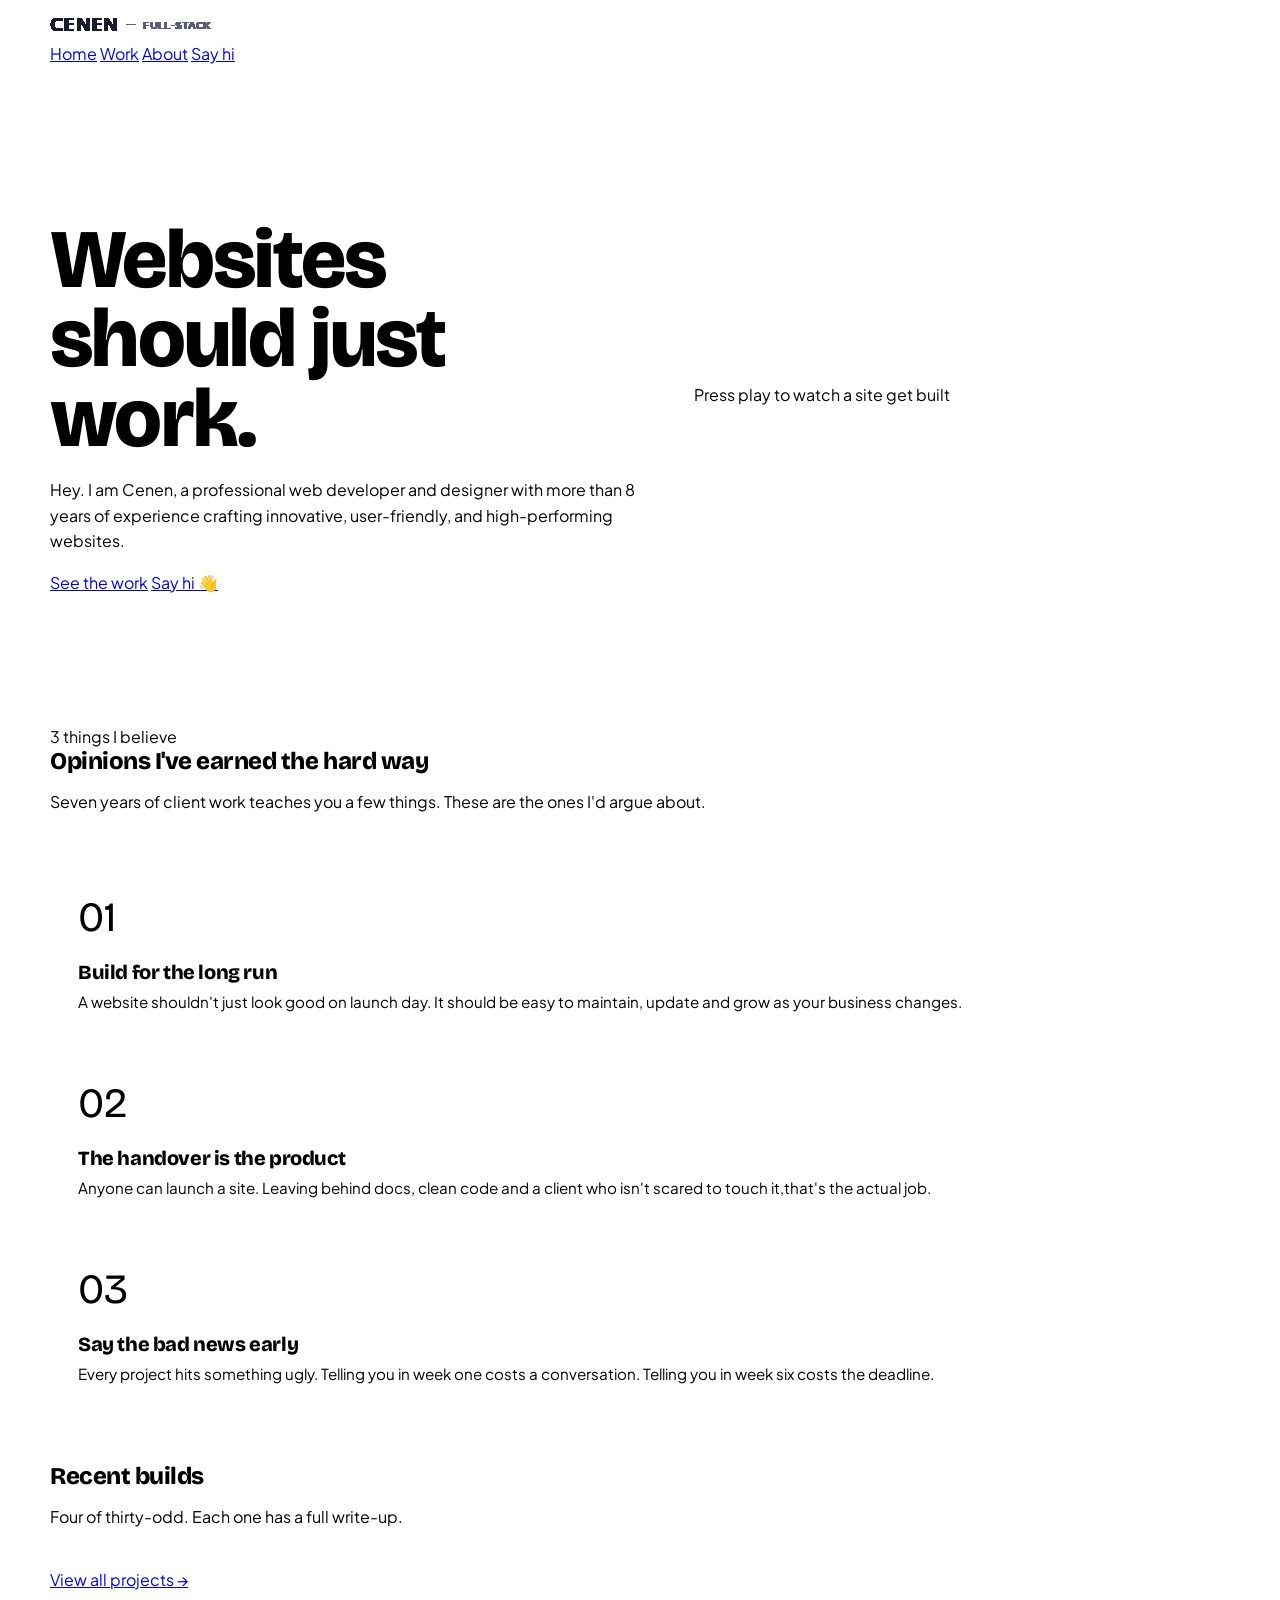
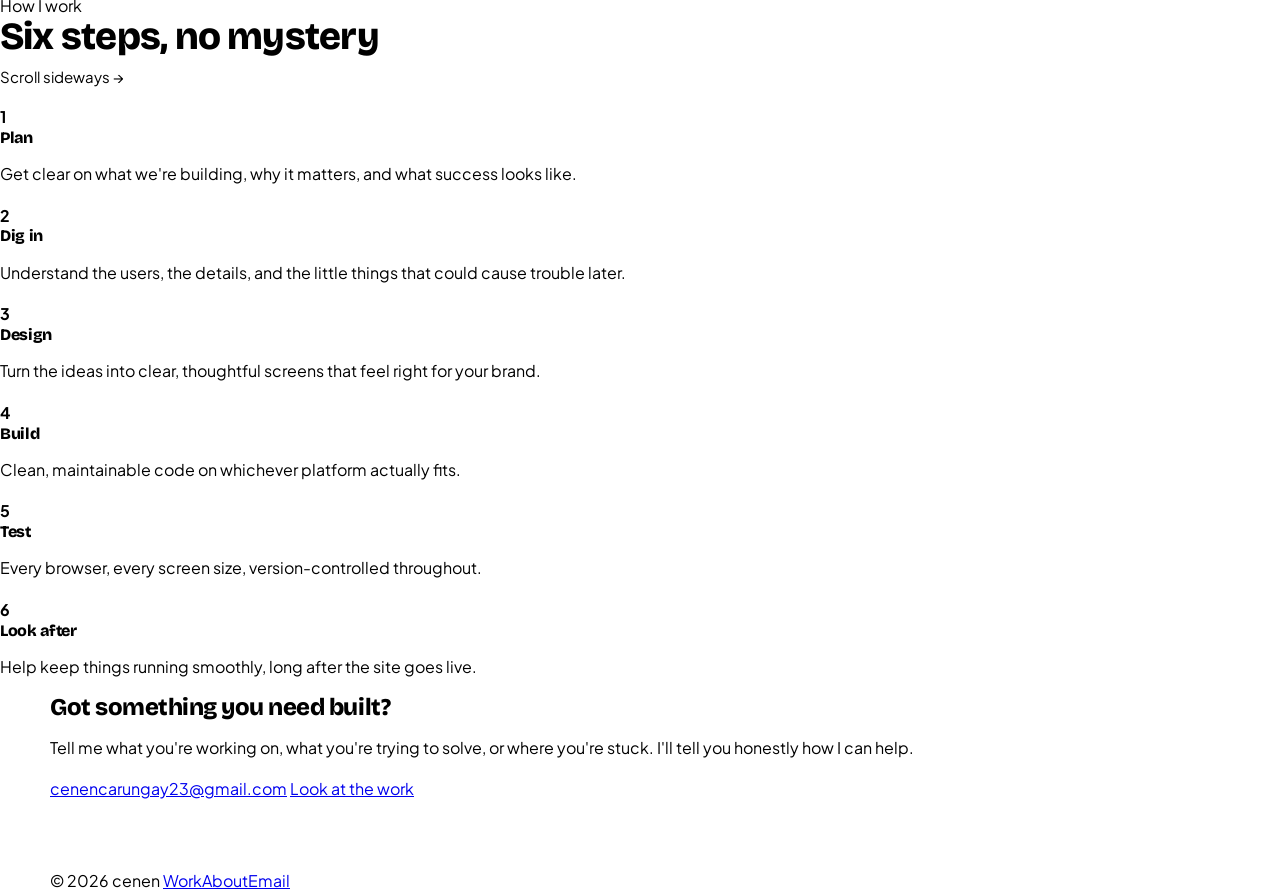
<file: index.html>
<!DOCTYPE html>
<html lang="en">
<head>
<meta charset="UTF-8">
<meta name="viewport" content="width=device-width,initial-scale=1">
<title>cenen-I build websites that just work</title>
<meta name="description" content="cenen is a web developer and designer with 7 years building WordPress, Shopify and PHP sites for agencies and business owners.">
<link rel="preconnect" href="https://fonts.googleapis.com">
<link rel="preconnect" href="https://fonts.gstatic.com" crossorigin>
<link href="https://fonts.googleapis.com/css2?family=Bricolage+Grotesque:opsz,wght@12..96,400..800&family=Plus+Jakarta+Sans:wght@400;500;600;700&display=swap" rel="stylesheet">
<link rel="stylesheet" href="style.css">
</head>
<body>

<nav class="top"><div class="wrap in">
 <a class="brand" href="index.html">
  <img src="Images/cenen-fullstack-logo-aligned.gif" alt="Cenen — Full-Stack Developer">
</a>
  <div class="links">
    <a href="index.html">Home</a>
    <a href="work.html">Work</a>
    <a href="about.html">About</a>
    <a href="#talk">Say hi</a>
  </div>
</div></nav>
<br><br>
  
<!-- HERO -->
<header class="blk" style="padding-top:clamp(30px,5vw,64px);position:relative;overflow:hidden">
  <div class="wrap" style="display:grid;grid-template-columns:1.05fr .95fr;gap:clamp(24px,4vw,56px);align-items:center" id="heroGrid">
    <div>
      <span class="eyeb" style="background:var(--grass);color:#fff">● Available for new projects</span>
      <h1 style="font-size:clamp(2.4rem,7vw,5.2rem);max-width:14ch;margin-bottom:18px">
        <span data-kin>Websites should just</span> <span class="hl">work.</span>
      </h1>
      <p class="lead">Hey. I am Cenen, a professional web developer and designer with more than 8 years of experience crafting innovative, user-friendly, and high-performing websites. </p>
     
      <div class="cta">
        <a href="work.html" class="btn solid">See the work</a>
        <a href="#talk" class="btn">Say hi 👋</a>
      </div>
    </div>
    <div>
      <div id="deskArt"></div>
      <div class="build-bar">
        <span id="buildDots"><i></i><i></i><i></i><i></i></span>
        <span id="buildCaption">Press play to watch a site get built</span>
      </div>
    </div>
  </div>
  <span class="sticker" style="--r:-10deg;top:8%;left:2%"><svg width="72" height="72"><use href="#s-coffee"/></svg></span>
  <span class="sticker" style="--r:14deg;bottom:12%;left:6%"><svg width="58" height="58"><use href="#s-bolt"/></svg></span>
  <span class="sticker" style="--r:-18deg;top:52%;left:-1%"><svg width="54" height="54"><use href="#s-star"/></svg></span>
</header>

<div class="strip"><div class="rail" id="rail"></div></div>

<!-- BELIEFS -->
<section class="blk rv" style="padding-top:50px;padding-bottom:50px">
  <div class="wrap">
    <span class="eyeb">3 things I believe</span>
    <h2 class="big" data-kin>Opinions I've earned the hard way</h2>
    <p class="lead">Seven years of client work teaches you a few things. These are the ones I'd argue about.</p>
    <div class="grid" style="grid-template-columns:repeat(auto-fit,minmax(270px,1fr));margin-top:42px">
      <div class="card" style="padding:28px"><div style="font-family:Bricolage Grotesque;font-size:2.6rem;color:var(--tomato)">01</div><h3 style="font-size:1.25rem;margin:12px 0 8px">Build for the long run</h3><p style="margin:0;color:var(--ink2);font-size:.95rem">A website shouldn't just look good on launch day. It should be easy to maintain, update and grow as your business changes.</p></div>
      <div class="card" style="padding:28px"><div style="font-family:Bricolage Grotesque;font-size:2.6rem;color:var(--sky)">02</div><h3 style="font-size:1.25rem;margin:12px 0 8px">The handover is the product</h3><p style="margin:0;color:var(--ink2);font-size:.95rem">Anyone can launch a site. Leaving behind docs, clean code and a client who isn't scared to touch it,that's the actual job.</p></div>
      <div class="card" style="padding:28px"><div style="font-family:Bricolage Grotesque;font-size:2.6rem;color:var(--grass)">03</div><h3 style="font-size:1.25rem;margin:12px 0 8px">Say the bad news early</h3><p style="margin:0;color:var(--ink2);font-size:.95rem">Every project hits something ugly. Telling you in week one costs a conversation. Telling you in week six costs the deadline.</p></div>
    </div>
  </div>
</section>

<!-- FEATURED WORK -->
<section class="blk rv">
  <div class="wrap">
    <h2 class="big" data-kin>Recent builds</h2>
    <p class="lead">Four of thirty-odd. Each one has a full write-up.</p>
    <div class="grid" id="featured" style="margin-top:38px"></div>
    <div class="cta"><a href="work.html" class="btn">View all projects →</a></div>
  </div>
</section>

<!-- PINNED HORIZONTAL PROCESS -->
<div class="pin-outer">
  <div class="pin">
    <div class="pin-track" id="pinTrack">
      <div class="pin-card" style="flex-basis:clamp(230px,22vw,300px)">
        <span class="eyeb" style="margin:0 0 14px">How I work</span>
        <h3 style="font-size:clamp(1.6rem,3vw,2.4rem)">Six steps, no mystery</h3>
        <p style="color:var(--ink2);margin-top:10px;font-size:.94rem">Scroll sideways →</p>
      </div>
      <div class="pin-card"><b>1</b><h4>Plan</h4><p>Get clear on what we're building, why it matters, and what success looks like.</p></div>
      <div class="pin-card"><b>2</b><h4>Dig in</h4><p>Understand the users, the details, and the little things that could cause trouble later.</p></div>
      <div class="pin-card"><b>3</b><h4>Design</h4><p>Turn the ideas into clear, thoughtful screens that feel right for your brand.</p></div>
      <div class="pin-card"><b>4</b><h4>Build</h4><p>Clean, maintainable code on whichever platform actually fits.</p></div>
      <div class="pin-card"><b>5</b><h4>Test</h4><p>Every browser, every screen size, version-controlled throughout.</p></div>
      <div class="pin-card"><b>6</b><h4>Look after</h4><p>Help keep things running smoothly, long after the site goes live.</p></div>
    </div>
  </div>
</div>

<!-- CONTACT -->
<section class="blk rv" id="talk">
  <div class="wrap">
    <div class="finale">
      <h2 data-kin>Got something you need built?</h2>
      <p>Tell me what you're working on, what you're trying to solve, or where you're stuck. I'll tell you honestly how I can help.</p>
      <div class="cta" style="justify-content:center">
        <a href="mailto:cenencarungay23@gmail.com" class="btn sun">cenencarungay23@gmail.com</a>
        <a href="work.html" class="btn ghost">Look at the work</a>
      </div>
      <span class="sticker" style="--r:-14deg;bottom:9%;left:6%"><svg width="60" height="60"><use href="#s-heart"/></svg></span>
      <span class="sticker" style="--r:12deg;top:13%;right:7%"><svg width="54" height="54"><use href="#s-star"/></svg></span>
    </div>
    <div class="foot">
      <span>© 2026 cenen </span>
      <a href="work.html">Work</a><a href="about.html">About</a><a href="mailto:cenencarungay23@gmail.com">Email</a>
    </div>
  </div>
</section>

<script src="app.js"></script>
<script>
document.addEventListener('DOMContentLoaded',()=>{
  document.getElementById('deskArt').innerHTML = artDesk();
  playSequence();   // must run AFTER the desk SVG exists in the DOM

  const bits=[['s-coffee','Coffee, any hour'],['s-bat','Cricket obsessive'],['s-plane','Like to explore'],
    ['s-book','Reader'],['s-walk','Walks to debug'],
    ['s-code','8+ years building'],['s-layers','Full-stack builder'],['s-bolt','Fast sites only'],['s-compass','Worked across multiple niches']];
  document.getElementById('rail').innerHTML=[...bits,...bits]
    .map(([id,t])=>`<span class="mini"><svg width="25" height="25"><use href="#${id}"/></svg>${t}</span>`).join('');

  document.getElementById('featured').innerHTML =
    ['paolita','igkhair','galialahav','method'].map(s=>{
      const p=bySlug(s);
return `<a class="wcard" href="case.html?p=${p.slug}">
  <div class="art">
  <img src="${projectImage(p)}" alt="${p.dom} website preview">
  </div>
  <div class="meta">
    <span>
      <b>${p.dom}</b>
      <small>${p.sector} · ${p.year}</small>
    </span>
    <span class="tag" style="background:${KINDS[p.kind].c}2e">${KINDS[p.kind].label}</span>
  </div>
</a>`;
    }).join('');

  function tick(){
    const t=new Date(Date.now()+(330+new Date().getTimezoneOffset())*60000);
    document.getElementById('clock').textContent=
      t.toLocaleTimeString('en-GB',{hour:'2-digit',minute:'2-digit'})+' my time';
  }
  tick(); setInterval(tick,30000);

  if(window.innerWidth<820){
    document.getElementById('heroGrid').style.gridTemplateColumns='1fr';
  }
});
</script>
</body>
</html>
</file>
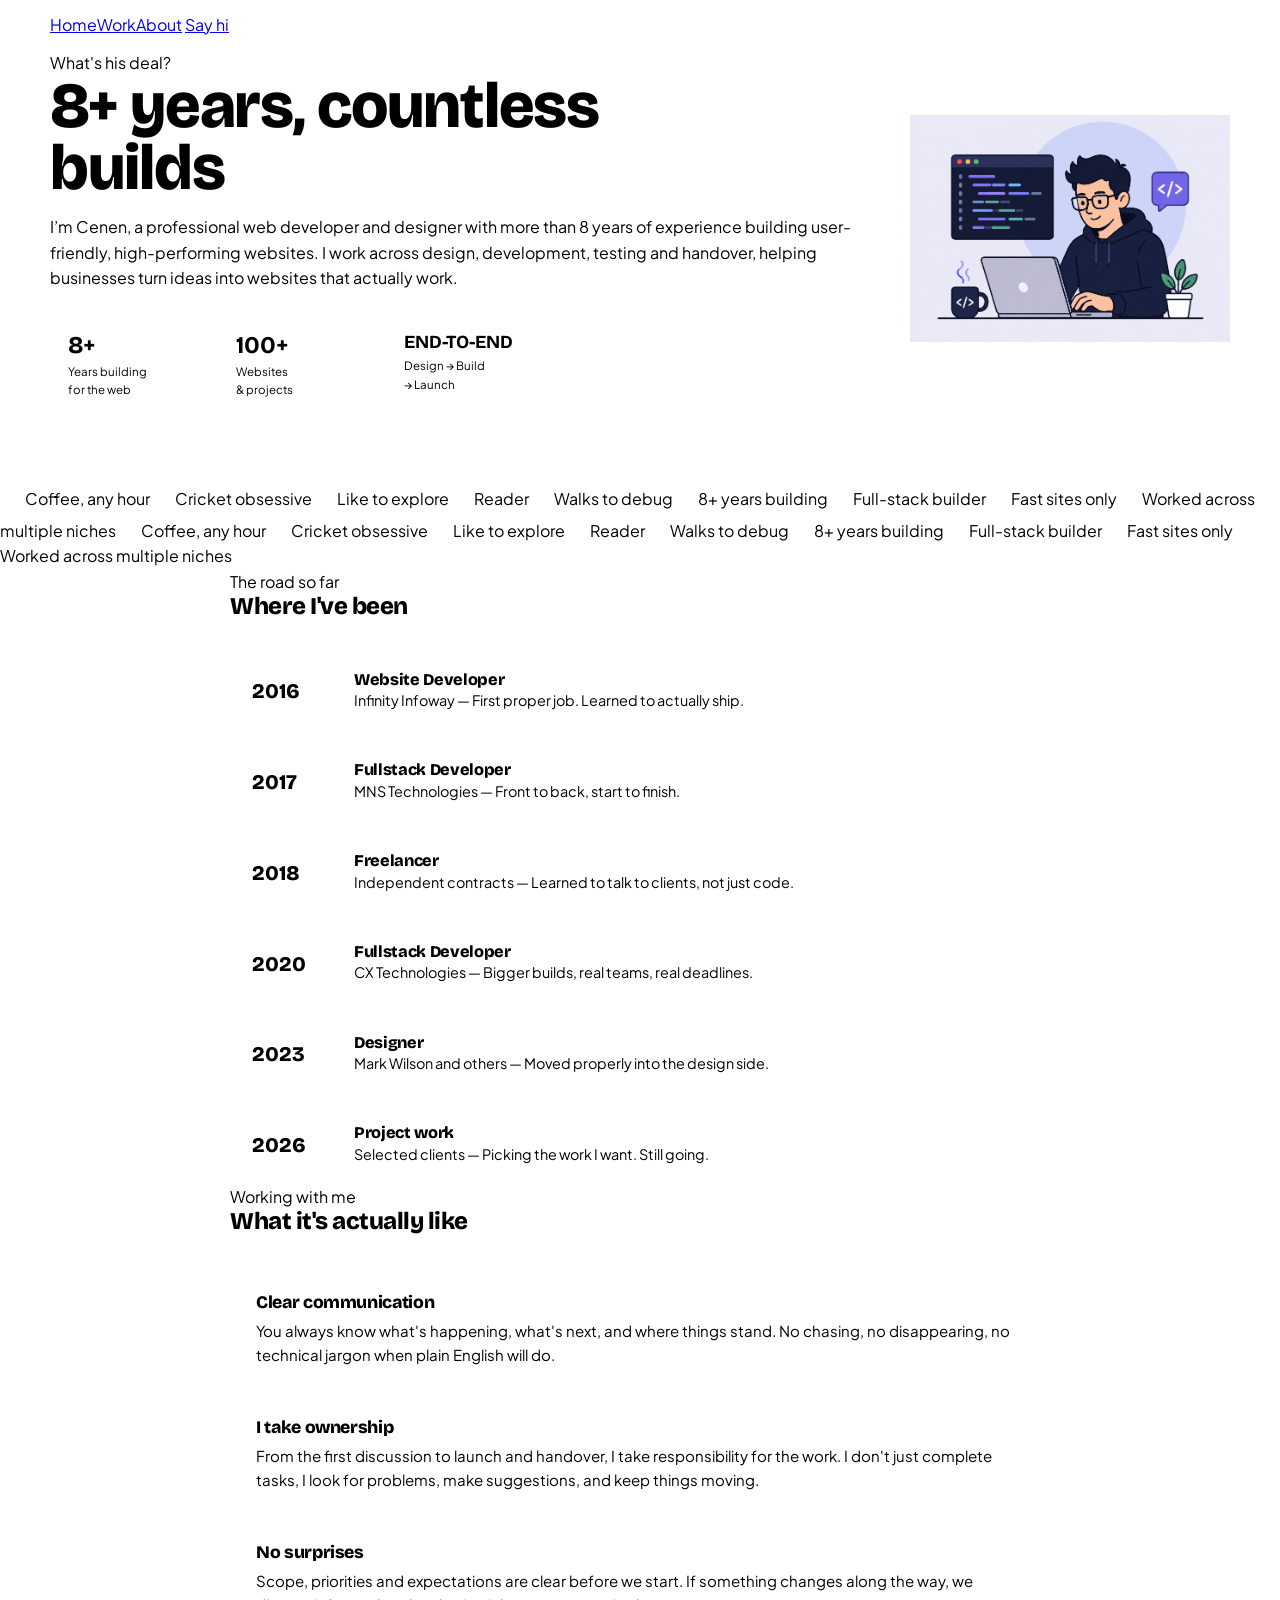
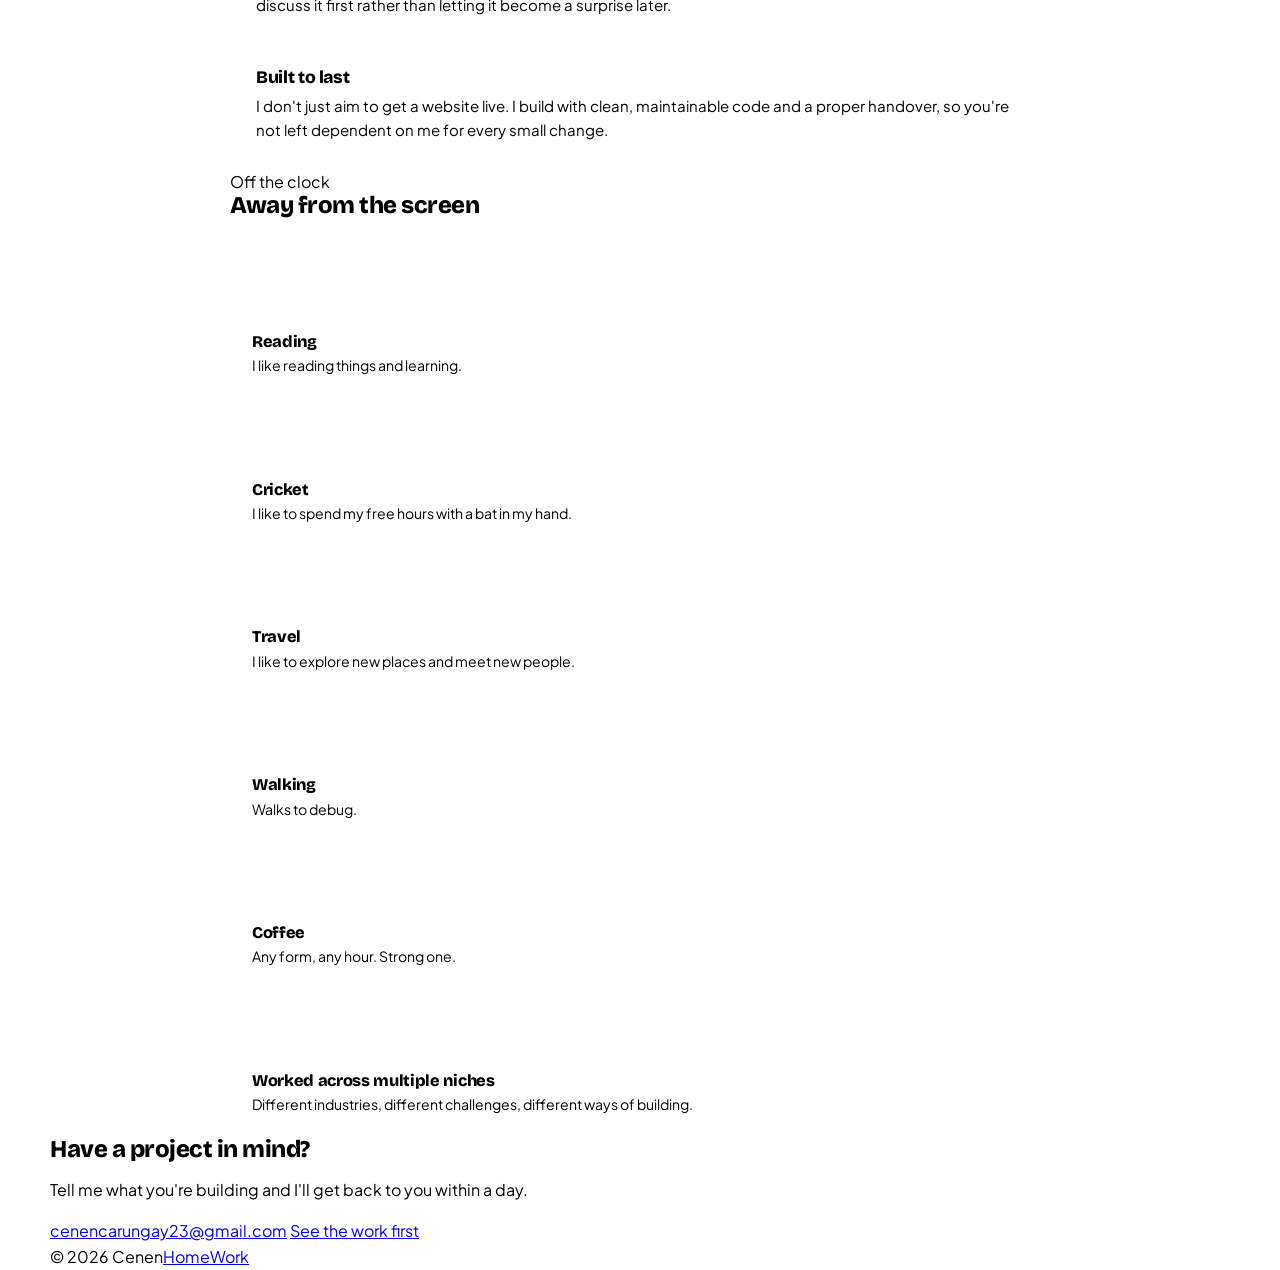
<file: about.html>
<!DOCTYPE html>
<html lang="en">
<head>
<meta charset="UTF-8">
<meta name="viewport" content="width=device-width,initial-scale=1">
<title>About — Cenen</title>
<meta name="description" content="8+ years, countless builds">
<link rel="preconnect" href="https://fonts.googleapis.com">
<link rel="preconnect" href="https://fonts.gstatic.com" crossorigin>
<link href="https://fonts.googleapis.com/css2?family=Bricolage+Grotesque:opsz,wght@12..96,400..800&family=Plus+Jakarta+Sans:wght@400;500;600;700&display=swap" rel="stylesheet">
<link rel="stylesheet" href="style.css">
</head>
<body>

<nav class="top"><div class="wrap in">
  <a class="brand" href="index.html" id="siteLogo"></a>
  <div class="links">
    <a href="index.html">Home</a><a href="work.html">Work</a><a href="about.html">About</a>
    <a href="mailto:cenencarungay23@gmail.com">Say hi</a>
  </div>
</div></nav>

<section class="blk" style="position:relative;overflow:hidden">
  <div class="wrap" style="display:grid;grid-template-columns:1fr 320px;gap:clamp(24px,5vw,56px);align-items:center" id="topGrid">
    <div>
      <span class="eyeb">What's his deal?</span>
      <h1 style="font-size:clamp(2.2rem,6vw,4rem);max-width:15ch;margin-bottom:16px" data-kin>8+ years, countless builds</h1>
      <p class="lead">I’m Cenen, a professional web developer and designer with more than 8 years of experience building user-friendly, high-performing websites. I work across design, development, testing and handover, helping businesses turn ideas into websites that actually work.</p>
 <div style="display:flex;gap:12px;margin-top:28px;flex-wrap:wrap">

  <div style="background:#fff;border:2px solid var(--ink);border-radius:16px;padding:14px 18px;box-shadow:4px 4px 0 var(--ink);min-width:120px">
    <strong style="display:block;font-family:'Bricolage Grotesque';font-size:1.5rem;line-height:1">8+</strong>
    <span style="display:block;font-size:.72rem;color:var(--ink2);margin-top:6px">Years building<br>for the web</span>
  </div>

  <div style="background:#fff;border:2px solid var(--ink);border-radius:16px;padding:14px 18px;box-shadow:4px 4px 0 var(--ink);min-width:120px">
    <strong style="display:block;font-family:'Bricolage Grotesque';font-size:1.5rem;line-height:1">100+</strong>
    <span style="display:block;font-size:.72rem;color:var(--ink2);margin-top:6px">Websites<br>& projects</span>
  </div>

  <div style="background:#fff;border:2px solid var(--ink);border-radius:16px;padding:14px 18px;box-shadow:4px 4px 0 var(--ink);min-width:145px">
    <strong style="display:block;font-family:'Bricolage Grotesque';font-size:1.15rem;line-height:1">END-TO-END</strong>
    <span style="display:block;font-size:.72rem;color:var(--ink2);margin-top:6px">Design → Build<br>→ Launch</span>
  </div>

</div>
   
</div>
    <div id="portrait" class="plx" data-plx="-6">
  <img src="Images/coder.png" alt="Cenen working as a web developer">
</div>
  </div>
  <span class="sticker" style="--r:-11deg;bottom:8%;left:3%"><svg width="60" height="60"><use href="#s-wrench"/></svg></span>
</section>

<div class="strip"><div class="rail" id="rail"></div></div>

<!-- TIMELINE -->
<section class="blk rv">
  <div class="wrap tight">
    <span class="eyeb">The road so far</span>
    <h2 class="big" data-kin>Where I've been</h2>
    <div style="display:grid;gap:14px;margin-top:36px" id="road"></div>
  </div>
</section>

<!-- HOW I WORK -->
<section class="blk rv">
  <div class="wrap tight">
    <span class="eyeb">Working with me</span>
    <h2 class="big" data-kin>What it's actually like</h2>
    <div class="grid" style="grid-template-columns:repeat(auto-fit,minmax(250px,1fr));margin-top:36px">
      <div class="card" style="padding:26px"><h3 style="font-size:1.1rem;margin-bottom:8px">Clear communication</h3><p style="margin:0;color:var(--ink2);font-size:.94rem">You always know what's happening, what's next, and where things stand. No chasing, no disappearing, no technical jargon when plain English will do.</p></div>
      <div class="card" style="padding:26px"><h3 style="font-size:1.1rem;margin-bottom:8px">I take ownership</h3><p style="margin:0;color:var(--ink2);font-size:.94rem">From the first discussion to launch and handover, I take responsibility for the work. I don't just complete tasks, I look for problems, make suggestions, and keep things moving.</p></div>
      <div class="card" style="padding:26px"><h3 style="font-size:1.1rem;margin-bottom:8px">No surprises</h3><p style="margin:0;color:var(--ink2);font-size:.94rem">Scope, priorities and expectations are clear before we start. If something changes along the way, we discuss it first rather than letting it become a surprise later.</p></div>
      <div class="card" style="padding:26px"><h3 style="font-size:1.1rem;margin-bottom:8px">Built to last</h3><p style="margin:0;color:var(--ink2);font-size:.94rem">I don't just aim to get a website live. I build with clean, maintainable code and a proper handover, so you're not left dependent on me for every small change.</p></div>
    </div>
  </div>
</section>

<!-- OFF THE CLOCK -->
<section class="blk rv">
  <div class="wrap tight">
    <span class="eyeb">Off the clock</span>
    <h2 class="big" data-kin>Away from the screen</h2>
    <div class="grid" style="grid-template-columns:repeat(auto-fit,minmax(180px,1fr));margin-top:34px" id="hobbies"></div>
  </div>
</section>

<section class="blk rv">
  <div class="wrap">
    <div class="finale">
      <h2>Have a project in mind?</h2>
      <p>Tell me what you're building and I'll get back to you within a day.</p>
      <div class="cta" style="justify-content:center">
        <a href="mailto:cenencarungay23@gmail.com" class="btn sun">cenencarungay23@gmail.com</a>
        <a href="work.html" class="btn ghost">See the work first</a>
      </div>
    </div>
    <div class="foot"><span>© 2026 Cenen</span><a href="index.html">Home</a><a href="work.html">Work</a></div>
  </div>
</section>

<script src="app.js"></script>
<script>
document.addEventListener('DOMContentLoaded',()=>{
 

 const bits=[['s-coffee','Coffee, any hour'],['s-bat','Cricket obsessive'],['s-plane','Like to explore'],
    ['s-book','Reader'],['s-walk','Walks to debug'],
    ['s-code','8+ years building'],['s-layers','Full-stack builder'],['s-bolt','Fast sites only'],['s-compass','Worked across multiple niches']];
  document.getElementById('rail').innerHTML=[...bits,...bits]
    .map(([id,t])=>`<span class="mini"><svg width="25" height="25"><use href="#${id}"/></svg>${t}</span>`).join('');

  const road=[
    ['2016','Website Developer','Infinity Infoway','First proper job. Learned to actually ship.'],
    ['2017','Fullstack Developer','MNS Technologies','Front to back, start to finish.'],
    ['2018','Freelancer','Independent contracts','Learned to talk to clients, not just code.'],
    ['2020','Fullstack Developer','CX Technologies','Bigger builds, real teams, real deadlines.'],
    ['2023','Designer','Mark Wilson and others','Moved properly into the design side.'],
    ['2026','Project work','Selected clients','Picking the work I want. Still going.'],
  ];
  document.getElementById('road').innerHTML=road.map(([y,r,c,n])=>`
    <div class="card" style="display:grid;grid-template-columns:84px 1fr;gap:18px;align-items:center;padding:18px 22px">
      <span style="font-family:Bricolage Grotesque;font-weight:800;font-size:1.3rem">${y}</span>
      <div><h4 style="font-size:1.02rem">${r}</h4>
      <p style="margin:2px 0 0;color:var(--ink2);font-size:.9rem">${c} — ${n}</p></div>
    </div>`).join('');

  const hob=[['s-book','Reading','I like reading things and learning.'],
    ['s-bat','Cricket','I like to spend my free hours with a bat in my hand.'],
    ['s-plane','Travel','I like to explore new places and meet new people.'],
    ['s-walk','Walking','Walks to debug.'],
    ['s-coffee','Coffee','Any form, any hour. Strong one.'],
    ['s-compass','Worked across multiple niches','Different industries, different challenges, different ways of building.']];
  document.getElementById('hobbies').innerHTML=hob.map(([id,t,d])=>`
    <div class="card" style="padding:22px">
      <svg width="42" height="42" style="margin-bottom:12px"><use href="#${id}"/></svg>
      <h4 style="font-size:1.02rem;margin-bottom:5px">${t}</h4>
      <p style="margin:0;color:var(--ink2);font-size:.88rem">${d}</p>
    </div>`).join('');

  if(window.innerWidth<820) document.getElementById('topGrid').style.gridTemplateColumns='1fr';
});
</script>
</body>
</html>
</file>
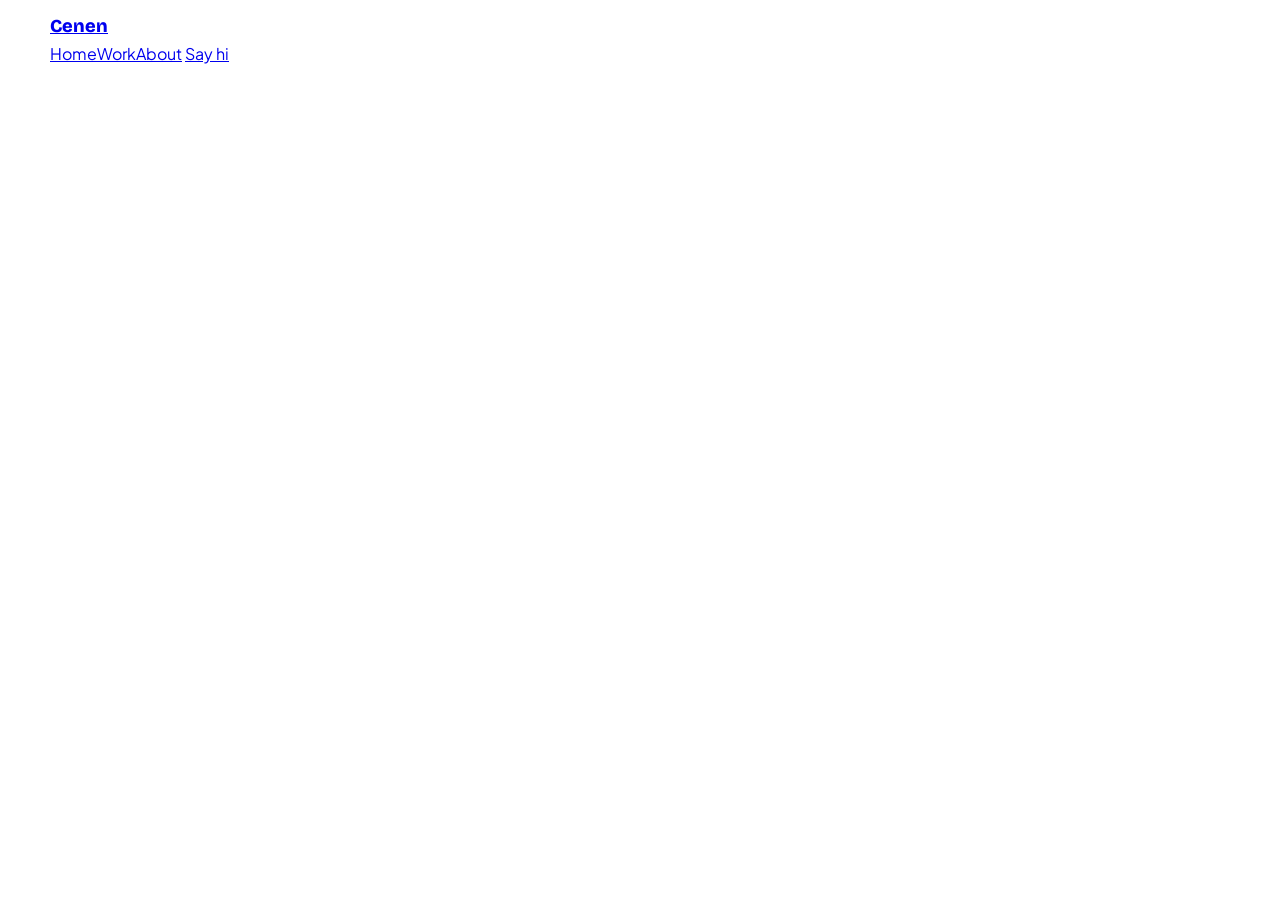
<file: case.html>
<!DOCTYPE html>
<html lang="en">
<head>
<meta charset="UTF-8">
<meta name="viewport" content="width=device-width,initial-scale=1">
<title>Case study — Cenen</title>
<link rel="preconnect" href="https://fonts.googleapis.com">
<link rel="preconnect" href="https://fonts.gstatic.com" crossorigin>
<link href="https://fonts.googleapis.com/css2?family=Bricolage+Grotesque:opsz,wght@12..96,400..800&family=Plus+Jakarta+Sans:wght@400;500;600;700&display=swap" rel="stylesheet">
<link rel="stylesheet" href="style.css">
</head>
<body>

<nav class="top"><div class="wrap in">
  <a class="brand" href="index.html"><span class="blob"></span> Cenen</a>
  <div class="links">
    <a href="index.html">Home</a><a href="work.html">Work</a><a href="about.html">About</a>
    <a href="mailto:cenencarungay23@gmail.com">Say hi</a>
  </div>
</div></nav>

<main id="case"></main>

<script src="app.js"></script>
<script>
document.addEventListener('DOMContentLoaded',()=>{
  const slug = new URLSearchParams(location.search).get('p') || 'paolita';
const p = bySlug(slug) || PROJECTS[0];
const k = KINDS[p.kind];
  const i = PROJECTS.indexOf(p);
  const next = PROJECTS[(i+1) % PROJECTS.length];
  document.title = `${p.dom} — Cenen`;

  const todo = t => `<div class="todo">✏️ ${t}</div>`;

  document.getElementById('case').innerHTML = `
  <section class="case-hero"><div class="wrap tight">
    <a class="back" href="work.html">← All work</a>
    <span class="tag" style="background:${k.c}2e;display:inline-block;margin-bottom:16px">${k.label}</span>
    <h1 class="case-title" data-kin>${p.dom}</h1>
    <p class="lead">${p.sector} · A ${k.label} build focused on making the site quick to load, easy to update, and simple to hand back to the team.</p>
    <dl class="facts">
      <div><dt>Client</dt><dd>${p.sector}</dd></div>
      <div><dt>Year</dt><dd>${p.year}</dd></div>
      <div><dt>Platform</dt><dd>${k.label}</dd></div>
      <div><dt>Role</dt><dd>Design + Build</dd></div>
    </dl>
  </div></section>

  <div class="wrap tight">
<div class="shotframe">
  <img src="${projectImage(p)}" alt="${p.dom} website screenshot">
</div>
 
  </div>



    <h3>What I did</h3>
    <ul>
      <li>Audited the existing site and agreed a scope, budget and launch date up front.</li>
      <li>Designed the key templates in Figma and signed them off before building.</li>
      <li>Built it on ${k.label} so the team could keep editing without a developer.</li>
      <li>Tested across browsers and devices, then handed over with documentation. </li>
    </ul>
    

<div class="shotframe">
  <img src="${projectImage(p)}" alt="${p.dom} website screenshot">
</div>

    

    <div class="cta">
      <a class="btn solid" href="https://${p.dom}" target="_blank" rel="noopener">Visit the live site ↗</a>
      <a class="btn" href="work.html">Back to all work</a>
    </div>

    <div class="nextcase">
      <span style="font-weight:700">Next project</span>
      <a class="btn" href="case.html?p=${next.slug}">${next.dom} →</a>
    </div>
  </div></section>

  <section class="blk" style="padding-top:0"><div class="wrap">
    <div class="foot"><span>© 2026 Cenen</span><a href="index.html">Home</a><a href="work.html">Work</a></div>
  </div></section>`;

  /* re-run kinetic type for injected content */
  document.querySelectorAll('[data-kin]').forEach(el=>{
    if(el.querySelector('.kin')) return;
    const words = el.textContent.trim().split(' ');
    el.innerHTML = words.map(w=>`<span class="kin go">${[...w].map(c=>`<span class="ch">${c}</span>`).join('')}</span>`).join(' ');
    el.querySelectorAll('.ch').forEach((c,n)=>c.style.animationDelay=(n*0.03).toFixed(3)+'s');
  });
});
</script>
</body>
</html>
</file>
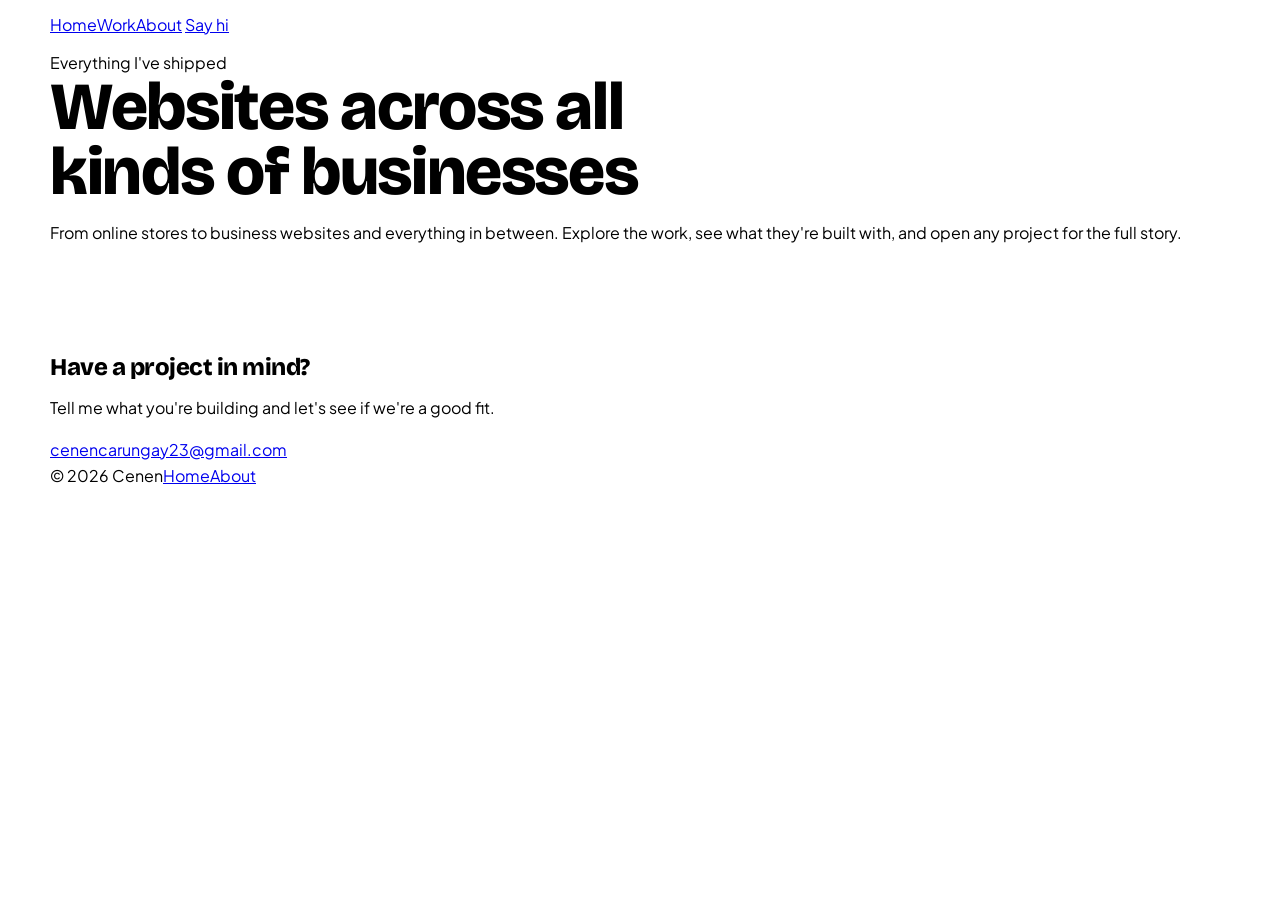
<file: work.html>
<!DOCTYPE html>
<html lang="en">
<head>
<meta charset="UTF-8">
<meta name="viewport" content="width=device-width,initial-scale=1">
<title>Work — Cenen</title>
<meta name="description" content="Websites across all kinds of businesses">
<link rel="preconnect" href="https://fonts.googleapis.com">
<link rel="preconnect" href="https://fonts.gstatic.com" crossorigin>
<link href="https://fonts.googleapis.com/css2?family=Bricolage+Grotesque:opsz,wght@12..96,400..800&family=Plus+Jakarta+Sans:wght@400;500;600;700&display=swap" rel="stylesheet">
<link rel="stylesheet" href="style.css">
</head>
<body>

<nav class="top"><div class="wrap in">
  <a class="brand" href="index.html" id="siteLogo"></a>
  <div class="links">
    <a href="index.html">Home</a><a href="work.html">Work</a><a href="about.html">About</a>
    <a href="mailto:cenencarungay23@gmail.com">Say hi</a>
  </div>
</div></nav>

<section class="blk" style="padding-bottom:0;position:relative">
  <div class="wrap">
    <span class="eyeb">Everything I've shipped</span>
    <h1 style="font-size:clamp(2.2rem,6vw,4.2rem);max-width:16ch;margin-bottom:16px" data-kin>Websites across all kinds of businesses</h1>
    <p class="lead">From online stores to business websites and everything in between. Explore the work, see what they're built with, and open any project for the full story.</p>
    <div class="filters" id="filters"></div>
  </div>
  <span class="sticker" style="--r:-12deg;top:14%;right:3%"><svg width="62" height="62"><use href="#s-cart"/></svg></span>
</section>

<section class="blk" style="padding-top:26px">
  <div class="wrap"><div class="grid" id="grid"></div></div>
</section>

<section class="blk rv">
  <div class="wrap">
    <div class="finale">
      <h2>Have a project in mind?</h2>
      <p>Tell me what you're building and let's see if we're a good fit.</p>
      <div class="cta" style="justify-content:center">
        <a href="mailto:cenencarungay23@gmail.com" class="btn sun">cenencarungay23@gmail.com</a>
      </div>
    </div>
    <div class="foot">
      <span>© 2026 Cenen</span><a href="index.html">Home</a><a href="about.html">About</a>
    </div>
  </div>
</section>

<script src="app.js"></script>
<script>
document.addEventListener('DOMContentLoaded',()=>{
  const f=document.getElementById('filters'), g=document.getElementById('grid');
  f.innerHTML=['all',...Object.keys(KINDS)].map((k,i)=>
    `<button class="${i?'':'on'}" data-f="${k}">${k==='all'?'Everything':KINDS[k].label}</button>`).join('');
  function paint(kind){
    g.innerHTML=PROJECTS.filter(p=>kind==='all'||p.kind===kind).map(p=>`
      <a class="wcard" href="case.html?p=${p.slug}">
        <div class="art"><img src="${projectImage(p)}" alt="${p.dom} website preview"></div>
        <div class="meta"><span><b>${p.dom}</b><small>${p.sector} · ${p.year}</small></span>
        <span class="tag" style="background:${KINDS[p.kind].c}2e">${KINDS[p.kind].label}</span></div>
      </a>`).join('');
  }
  paint('all');
  f.addEventListener('click',e=>{
    const b=e.target.closest('button'); if(!b) return;
    f.querySelectorAll('button').forEach(x=>x.classList.remove('on'));
    b.classList.add('on'); paint(b.dataset.f);
  });
});
</script>
</body>
</html>
</file>
<file: style.css>
{
--bg:#EDEEF9; --bg2:#F7F7FD; --ink:#191B2E; --ink2:#5B5E7A;
--tomato:#FF5C39; --sky:#3E7BFA; --grass:#2FA36B; --sun:#FFC53D; --grape:#8B5CF6;
--shadow:5px 6px 0 var(--ink);
--shadow-lg:9px 11px 0 var(--ink);
}
{box-sizing;}
html{scroll-behavior;}
body{
margin:0;background(--bg);color(--ink);
font-family:'Plus Jakarta Sans',system-ui,sans-serif;line-height:1.6;
-webkit-font-smoothing;overflow-x;
}
h1,h2,h3,h4,.disp{font-family:'Bricolage Grotesque',sans-serif;font-weight:800;line-height:.96;letter-spacing:-.02em;margin:0;}
a{color;}
img,svg{display;max-width:100%;}
::selection{background(--sun);}
a,button{outline:3px solid var(--sky);outline-offset:3px;border-radius:10px;}
@media(prefers-reduced-motion){{animation-duration:.01ms!important;animation-iteration-count:1!important;transition-duration:.01ms!important;scroll-behavior!important;}}
.wrap{max-width:1180px;margin:0 auto;padding:0 clamp(18px,4vw,40px);}
.tight{max-width:820px;}

/* ---------- nav ---------- .*/
nav.top{position;top:0;z-index:80;background(237,238,249,.85);backdrop-filter(12px);border-bottom:2px solid var(--ink);}
nav.top .in{display;align-items;gap:12px;padding:12px 0;}
.brand{display;align-items;gap:9px;text-decoration;font-family:'Bricolage Grotesque';font-weight:800;font-size:1.14rem;}
.brand .blob{width:26px;height:26px;background(--tomato);border:2px solid var(--ink);border-radius:52% 48% 44% 56%/56% 46% 54% 44%;animation 7s ease-in-out infinite;}
@keyframes morph{50%{border-radius:44% 56% 56% 44%/48% 56% 44% 52%;transform(12deg);}}
nav.top .links{margin-left;display;gap:4p
</file>
